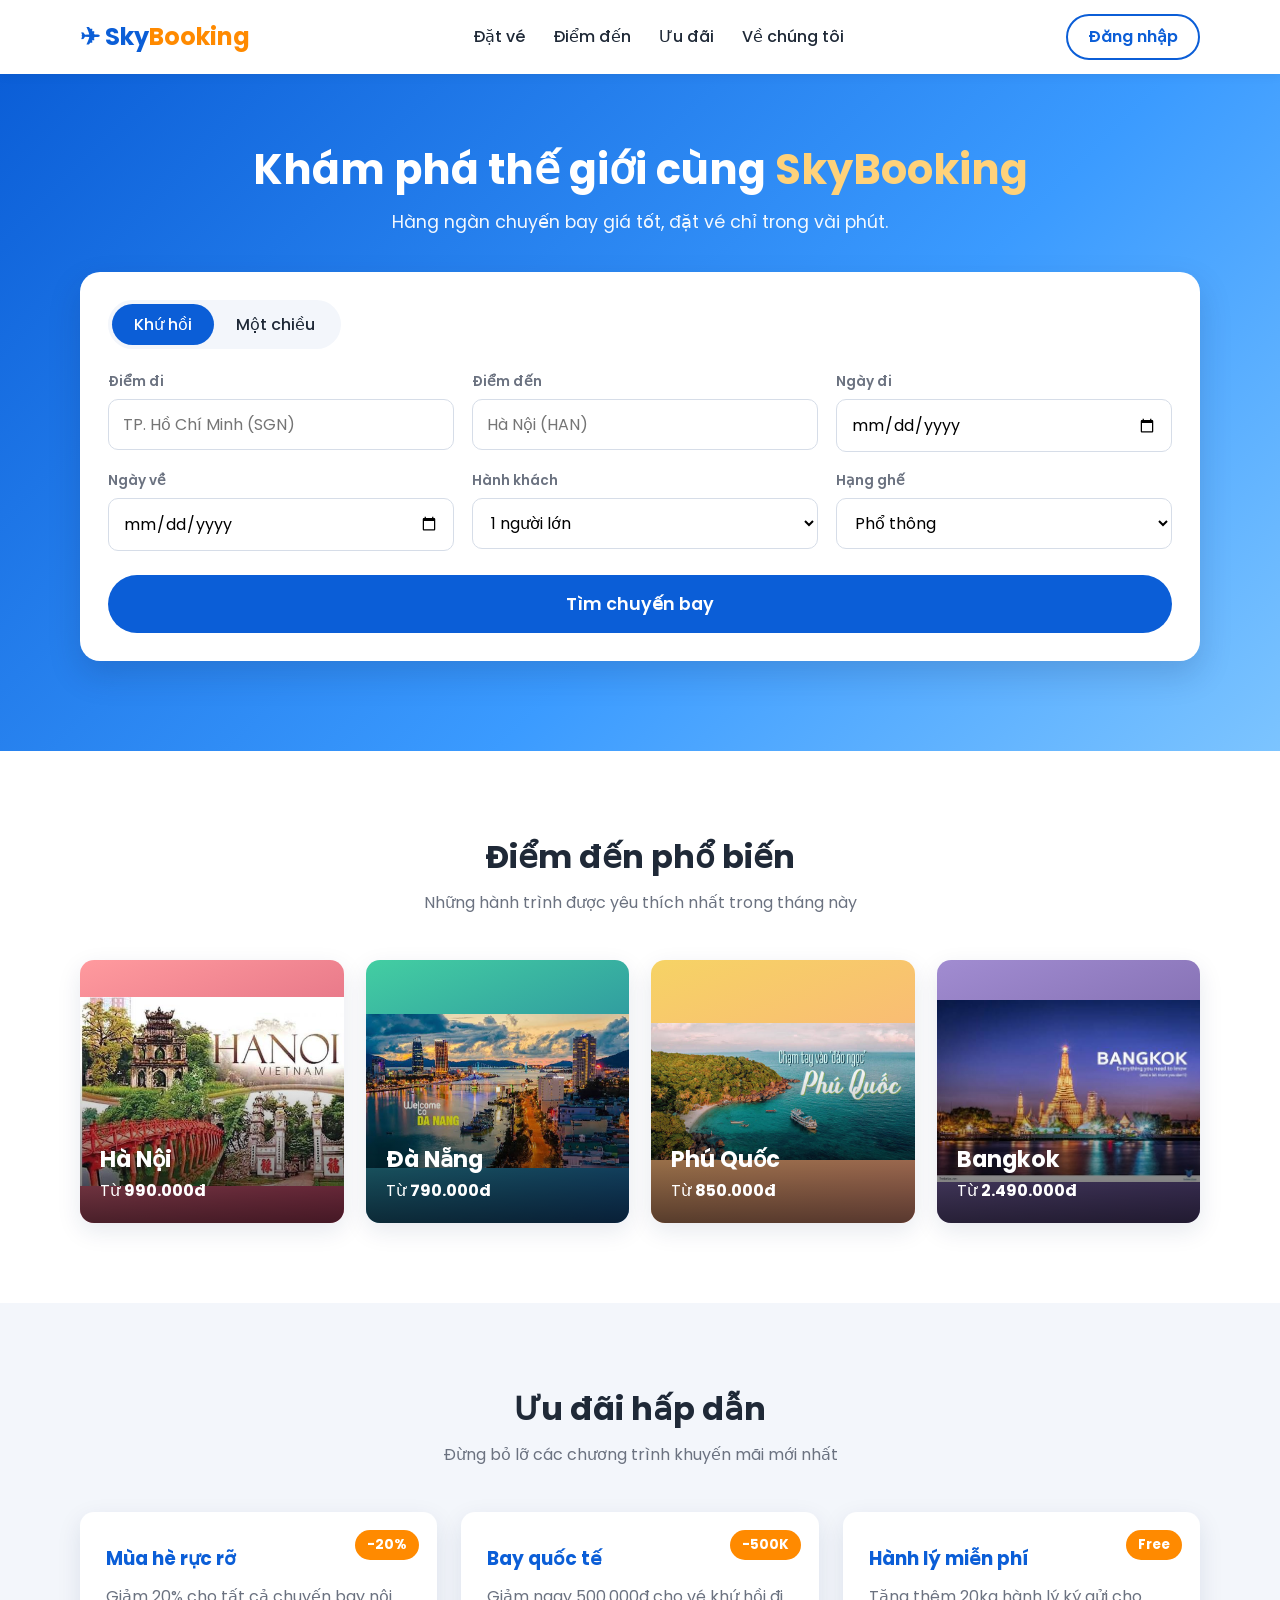
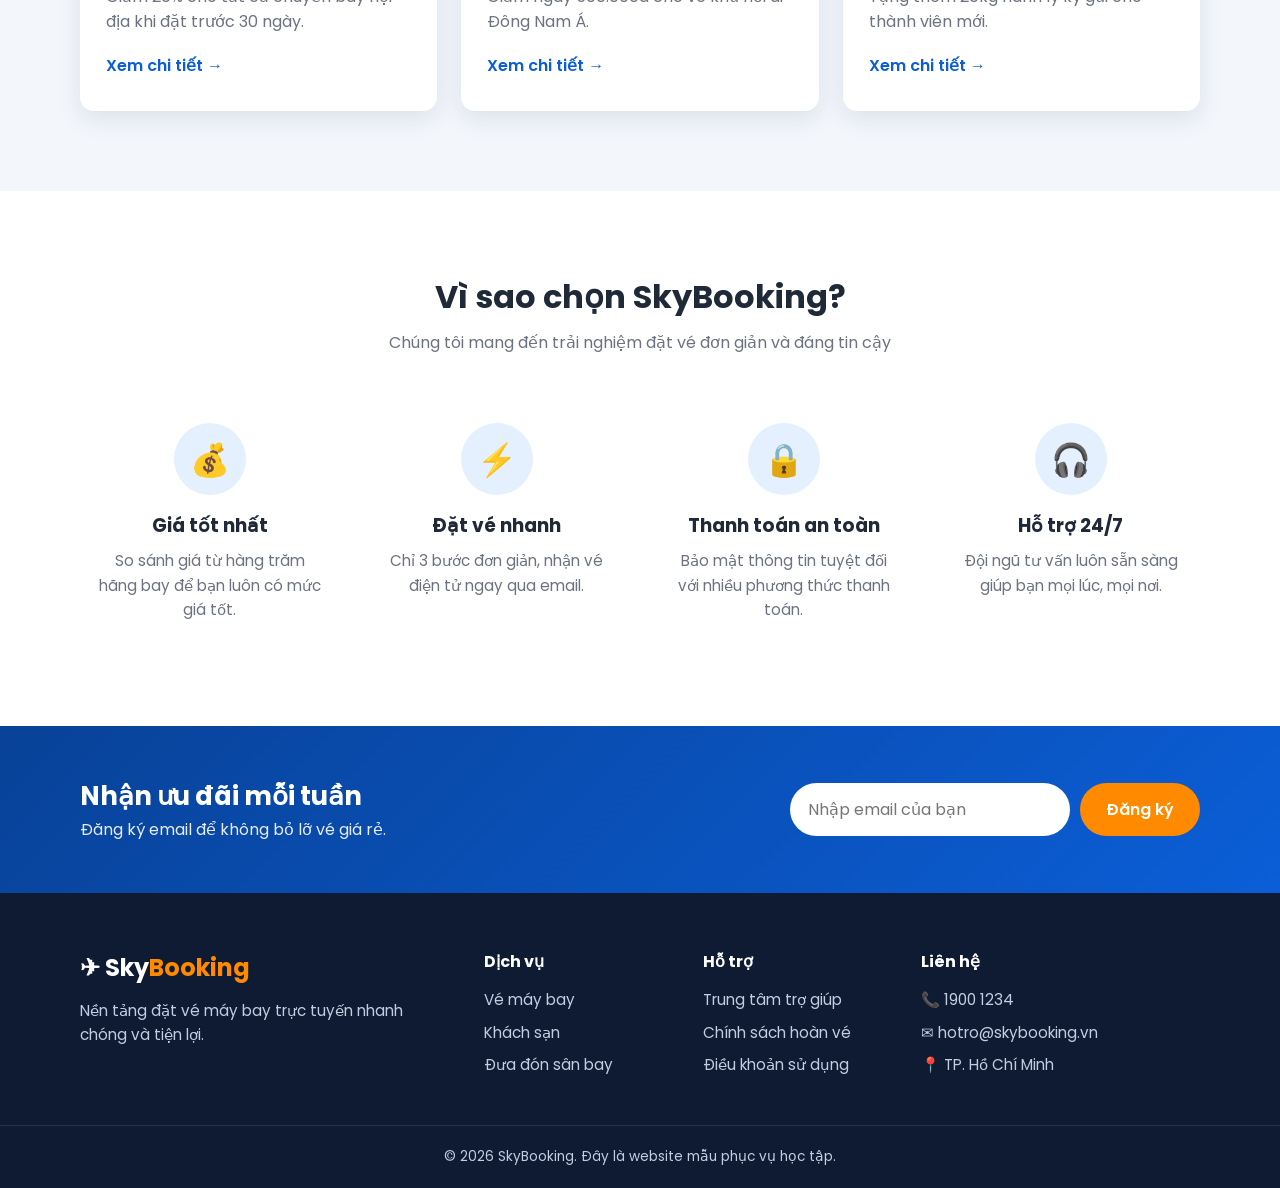
<file: html/index.html>
<!DOCTYPE html>
<!-- Khai báo tài liệu HTML5, ngôn ngữ tiếng Việt -->
<html lang="vi">

<head>
  <meta charset="UTF-8">
  <!-- Giúp trang hiển thị đúng tỷ lệ trên điện thoại (bắt buộc cho responsive) -->
  <meta name="viewport" content="width=device-width, initial-scale=1.0">
  <meta name="description" content="SkyBooking - Đặt vé máy bay giá rẻ, nhanh chóng và an toàn">
  <link rel="icon" type="image/png" href="../image/favicon/favicon-96x96.png" sizes="96x96" />
  <link rel="icon" type="image/svg+xml" href="../image/favicon/favicon.svg" />
  <link rel="shortcut icon" href="../image/favicon/favicon.ico" />
  <link rel="apple-touch-icon" sizes="180x180" href="../image/favicon/apple-touch-icon.png" />
  <link rel="manifest" href="../image/favicon/site.webmanifest" />
  <title>SkyBooking | Đặt vé máy bay giá rẻ</title>

  <!-- Font chữ Poppins từ Google Fonts -->
  <link rel="preconnect" href="https://fonts.googleapis.com">
  <link rel="preconnect" href="https://fonts.gstatic.com" crossorigin>
  <link href="https://fonts.googleapis.com/css2?family=Poppins:wght@400;500;600;700&display=swap" rel="stylesheet">

  <!-- Liên kết file CSS (cùng thư mục với index.html) -->
  <link rel="stylesheet" href="../css/style.css">
</head>

<body>

  <!-- ================= HEADER: Logo + Menu ================= -->
  <header class="header">
    <div class="container header__inner">
      <a href="#" class="logo">✈ Sky<span>Booking</span></a>

      <nav class="nav">
        <ul class="nav__list">
          <li><a href="#tim-chuyen-bay" class="nav__link">Đặt vé</a></li>
          <li><a href="#diem-den" class="nav__link">Điểm đến</a></li>
          <li><a href="#uu-dai" class="nav__link">Ưu đãi</a></li>
          <li><a href="#vi-sao" class="nav__link">Về chúng tôi</a></li>
        </ul>
      </nav>

      <a href="auth.html" class="btn btn--outline header__login">Đăng nhập</a>
    </div>
  </header>

  <main>

    <!-- ================= HERO: Tiêu đề + Form tìm chuyến bay ================= -->
    <section class="hero" id="tim-chuyen-bay">
      <div class="container">
        <div class="hero__text">
          <h1 class="hero__title">Khám phá thế giới cùng <span>SkyBooking</span></h1>
          <p class="hero__subtitle">Hàng ngàn chuyến bay giá tốt, đặt vé chỉ trong vài phút.</p>
        </div>

        <!-- Form tìm chuyến bay -->
        <form class="search-card" action="#" method="get">

          <!--
            Mẹo CSS thuần: 2 nút radio nằm NGOÀI nhãn, ẩn đi.
            CSS sẽ dùng :checked để đổi giao diện và ẩn/hiện ô "Ngày về"
            mà không cần JavaScript.
          -->
          <input type="radio" name="trip" id="roundtrip" class="trip-radio" checked>
          <input type="radio" name="trip" id="oneway" class="trip-radio">

          <div class="trip-tabs">
            <label for="roundtrip" class="trip-tabs__item">Khứ hồi</label>
            <label for="oneway" class="trip-tabs__item">Một chiều</label>
          </div>

          <!-- Lưới các ô nhập liệu -->
          <div class="form-grid">
            <div class="field">
              <label for="from" class="field__label">Điểm đi</label>
              <input type="text" id="from" class="field__input" placeholder="TP. Hồ Chí Minh (SGN)">
            </div>

            <div class="field">
              <label for="to" class="field__label">Điểm đến</label>
              <input type="text" id="to" class="field__input" placeholder="Hà Nội (HAN)">
            </div>

            <div class="field">
              <label for="depart" class="field__label">Ngày đi</label>
              <input type="date" id="depart" class="field__input">
            </div>

            <!-- Ô này sẽ bị ẩn khi chọn "Một chiều" -->
            <div class="field field--return">
              <label for="return" class="field__label">Ngày về</label>
              <input type="date" id="return" class="field__input">
            </div>

            <div class="field">
              <label for="passengers" class="field__label">Hành khách</label>
              <select id="passengers" class="field__input">
                <option>1 người lớn</option>
                <option>2 người lớn</option>
                <option>3 người lớn</option>
                <option>4 người lớn</option>
              </select>
            </div>

            <div class="field">
              <label for="class" class="field__label">Hạng ghế</label>
              <select id="class" class="field__input">
                <option>Phổ thông</option>
                <option>Phổ thông đặc biệt</option>
                <option>Thương gia</option>
              </select>
            </div>
          </div>

          <button type="submit" class="btn btn--primary search-card__submit">Tìm chuyến bay</button>
        </form>
      </div>
    </section>

      <!-- ================= ĐIỂM ĐẾN PHỔ BIẾN ================= -->
    <section class="section" id="diem-den">
      <div class="container">
        <h2 class="section__title">Điểm đến phổ biến</h2>
        <p class="section__desc">Những hành trình được yêu thích nhất trong tháng này</p>
 
        <div class="destination-grid">
          <article class="destination-card destination-card--hanoi">
            <!-- Ảnh nền của thẻ: đổi đường dẫn src thành tên file ảnh của bạn -->
            <img src="../image/hanoi.jpg" alt="Phố cổ Hà Nội" class="destination-card__img" loading="lazy">
            <div class="destination-card__info">
              <h3>Hà Nội</h3>
              <p>Từ <strong>990.000đ</strong></p>
            </div>
          </article>
 
          <article class="destination-card destination-card--danang">
            <img src="../image/danang.jpg" alt="Cầu Rồng Đà Nẵng" class="destination-card__img" loading="lazy">
            <div class="destination-card__info">
              <h3>Đà Nẵng</h3>
              <p>Từ <strong>790.000đ</strong></p>
            </div>
          </article>
 
          <article class="destination-card destination-card--phuquoc">
            <img src="../image/phuquoc.jpg" alt="Biển Phú Quốc" class="destination-card__img" loading="lazy">
            <div class="destination-card__info">
              <h3>Phú Quốc</h3>
              <p>Từ <strong>850.000đ</strong></p>
            </div>
          </article>
 
          <article class="destination-card destination-card--bangkok">
            <img src="../image/bangkok.jpg" alt="Chùa vàng Bangkok" class="destination-card__img" loading="lazy">
            <div class="destination-card__info">
              <h3>Bangkok</h3>
              <p>Từ <strong>2.490.000đ</strong></p>
            </div>
          </article>
        </div>
      </div>
    </section>

    <!-- ================= ƯU ĐÃI ================= -->
    <section class="section section--gray" id="uu-dai">
      <div class="container">
        <h2 class="section__title">Ưu đãi hấp dẫn</h2>
        <p class="section__desc">Đừng bỏ lỡ các chương trình khuyến mãi mới nhất</p>

        <div class="deal-grid">
          <article class="deal-card">
            <span class="deal-card__badge">-20%</span>
            <h3 class="deal-card__title">Mùa hè rực rỡ</h3>
            <p class="deal-card__text">Giảm 20% cho tất cả chuyến bay nội địa khi đặt trước 30 ngày.</p>
            <a href="../html/uudai.html#mua-he" class="deal-card__link">Xem chi tiết →</a>
          </article>

          <article class="deal-card">
            <span class="deal-card__badge">-500K</span>
            <h3 class="deal-card__title">Bay quốc tế</h3>
            <p class="deal-card__text">Giảm ngay 500.000đ cho vé khứ hồi đi Đông Nam Á.</p>
            <a href="../html/uudai.html#quoc-te" class="deal-card__link">Xem chi tiết →</a>
          </article>

          <article class="deal-card">
            <span class="deal-card__badge">Free</span>
            <h3 class="deal-card__title">Hành lý miễn phí</h3>
            <p class="deal-card__text">Tặng thêm 20kg hành lý ký gửi cho thành viên mới.</p>
            <a href="../html/uudai.html#hanh-ly" class="deal-card__link">Xem chi tiết →</a>
          </article>
        </div>
      </div>
    </section>

    <!-- ================= VÌ SAO CHỌN CHÚNG TÔI ================= -->
    <section class="section" id="vi-sao">
      <div class="container">
        <h2 class="section__title">Vì sao chọn SkyBooking?</h2>
        <p class="section__desc">Chúng tôi mang đến trải nghiệm đặt vé đơn giản và đáng tin cậy</p>

        <div class="feature-grid">
          <div class="feature">
            <div class="feature__icon">💰</div>
            <h3 class="feature__title">Giá tốt nhất</h3>
            <p class="feature__text">So sánh giá từ hàng trăm hãng bay để bạn luôn có mức giá tốt.</p>
          </div>

          <div class="feature">
            <div class="feature__icon">⚡</div>
            <h3 class="feature__title">Đặt vé nhanh</h3>
            <p class="feature__text">Chỉ 3 bước đơn giản, nhận vé điện tử ngay qua email.</p>
          </div>

          <div class="feature">
            <div class="feature__icon">🔒</div>
            <h3 class="feature__title">Thanh toán an toàn</h3>
            <p class="feature__text">Bảo mật thông tin tuyệt đối với nhiều phương thức thanh toán.</p>
          </div>

          <div class="feature">
            <div class="feature__icon">🎧</div>
            <h3 class="feature__title">Hỗ trợ 24/7</h3>
            <p class="feature__text">Đội ngũ tư vấn luôn sẵn sàng giúp bạn mọi lúc, mọi nơi.</p>
          </div>
        </div>
      </div>
    </section>

    <!-- ================= ĐĂNG KÝ NHẬN TIN ================= -->
    <section class="newsletter">
      <div class="container newsletter__inner">
        <div>
          <h2 class="newsletter__title">Nhận ưu đãi mỗi tuần</h2>
          <p class="newsletter__text">Đăng ký email để không bỏ lỡ vé giá rẻ.</p>
        </div>
        <form class="newsletter__form" action="#" method="post">
          <input type="email" class="newsletter__input" placeholder="Nhập email của bạn" required>
          <button type="submit" class="btn btn--accent">Đăng ký</button>
        </form>
      </div>
    </section>

  </main>

  <!-- ================= FOOTER ================= -->
  <footer class="footer">
    <div class="container footer__grid">
      <div>
        <a href="#" class="logo logo--light">✈ Sky<span>Booking</span></a>
        <p class="footer__text">Nền tảng đặt vé máy bay trực tuyến nhanh chóng và tiện lợi.</p>
      </div>

      <div>
        <h4 class="footer__heading">Dịch vụ</h4>
        <ul class="footer__list">
          <li><a href="#">Vé máy bay</a></li>
          <li><a href="#">Khách sạn</a></li>
          <li><a href="#">Đưa đón sân bay</a></li>
        </ul>
      </div>

      <div>
        <h4 class="footer__heading">Hỗ trợ</h4>
        <ul class="footer__list">
          <li><a href="#">Trung tâm trợ giúp</a></li>
          <li><a href="#">Chính sách hoàn vé</a></li>
          <li><a href="#">Điều khoản sử dụng</a></li>
        </ul>
      </div>

      <div>
        <h4 class="footer__heading">Liên hệ</h4>
        <ul class="footer__list">
          <li>📞 1900 1234</li>
          <li>✉ hotro@skybooking.vn</li>
          <li>📍 TP. Hồ Chí Minh</li>
        </ul>
      </div>
    </div>

    <p class="footer__copy">© 2026 SkyBooking. Đây là website mẫu phục vụ học tập.</p>
  </footer>

</body>

</html>
</file>
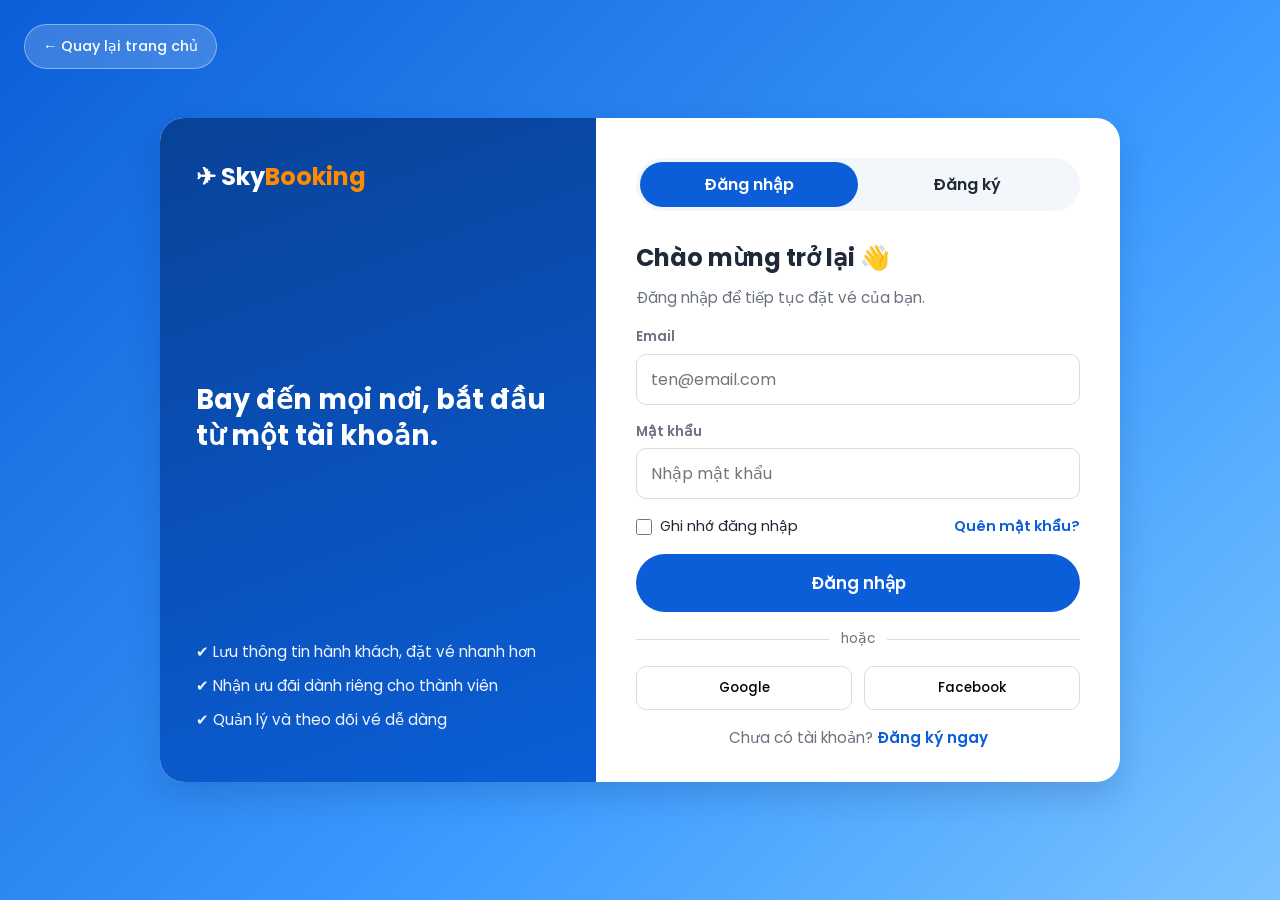
<file: html/auth.html>
<!DOCTYPE html>
<html lang="vi">

<head>
  <meta charset="UTF-8">
  <meta name="viewport" content="width=device-width, initial-scale=1.0">
  <link rel="icon" type="image/png" href="../image/favicon/favicon-96x96.png" sizes="96x96" />
  <link rel="icon" type="image/svg+xml" href="../image/favicon/favicon.svg" />
  <link rel="shortcut icon" href="../image/favicon/favicon.ico" />
  <link rel="apple-touch-icon" sizes="180x180" href="../image/favicon/apple-touch-icon.png" />
  <link rel="manifest" href="../image/favicon/site.webmanifest" />
  <title>Đăng nhập / Đăng ký | SkyBooking</title>

  <link rel="preconnect" href="https://fonts.googleapis.com">
  <link rel="preconnect" href="https://fonts.gstatic.com" crossorigin>
  <link href="https://fonts.googleapis.com/css2?family=Poppins:wght@400;500;600;700&display=swap" rel="stylesheet">

  <!-- style.css: dùng lại biến màu, nút bấm, logo từ trang chủ -->
  <link rel="stylesheet" href="../css/style.css">
  <!-- auth.css: CSS riêng cho trang đăng nhập / đăng ký -->
  <link rel="stylesheet" href="../css/auth.css">
</head>

<body class="auth-page">
<a href="index.html" class="back-home">← Quay lại trang chủ</a>
  <main class="auth">

    <!-- ===== Cột trái: giới thiệu thương hiệu (ẩn trên điện thoại) ===== -->
    <aside class="auth__brand">
      <a href="index.html" class="logo logo--light">✈ Sky<span>Booking</span></a>
      <h1 class="auth__brand-title">Bay đến mọi nơi, bắt đầu từ một tài khoản.</h1>
      <ul class="auth__perks">
        <li>✔ Lưu thông tin hành khách, đặt vé nhanh hơn</li>
        <li>✔ Nhận ưu đãi dành riêng cho thành viên</li>
        <li>✔ Quản lý và theo dõi vé dễ dàng</li>
      </ul>
    </aside>

    <!-- ===== Cột phải: hai form ===== -->
    <section class="auth__box">

      <!--
        Mẹo CSS thuần: 2 nút radio ẩn quyết định form nào được hiển thị.
        Chúng phải nằm TRƯỚC .auth-tabs và .auth-panels để dùng được dấu ~
      -->
      <input type="radio" name="auth-tab" id="tab-login" class="auth-radio" checked>
      <input type="radio" name="auth-tab" id="tab-register" class="auth-radio">

      <div class="auth-tabs">
        <label  for="tab-login" class="auth-tabs__item" >Đăng nhập</label>
        <label  for="tab-register" class="auth-tabs__item">Đăng ký</label>
      </div>
      

      <div class="auth-panels">

        <!-- ---------- FORM ĐĂNG NHẬP ---------- -->
        <form class="auth-form auth-form--login" action="#" method="post ">
          <h2 class="auth-form__title">Chào mừng trở lại 👋</h2>
          <p class="auth-form__desc">Đăng nhập để tiếp tục đặt vé của bạn.</p>

          <div class="field">
            <label for="login-email" class="field__label">Email</label>
            <!-- type="email" + required: trình duyệt tự kiểm tra định dạng email -->
            <input type="email" id="login-email" name="email" class="field__input"
                   placeholder="ten@email.com" required>
          </div>

          <div class="field">
            <label for="login-password" class="field__label">Mật khẩu</label>
            <input type="password" id="login-password" name="password" class="field__input"
                   placeholder="Nhập mật khẩu" required>
          </div>

          <div class="auth-form__row">
            <label class="checkbox">
              <input type="checkbox" name="remember"> Ghi nhớ đăng nhập
            </label>
            <a href="#" class="auth-link">Quên mật khẩu?</a>
          </div>

          <button type="submit" class="btn btn--primary auth-form__submit">Đăng nhập</button>

          <p class="auth-form__divider"><span>hoặc</span></p>

          <div class="social">
            <button type="button" class="social__btn">Google</button>
            <button type="button" class="social__btn">Facebook</button>
          </div>

          <p class="auth-form__switch">
            Chưa có tài khoản?
            <label for="tab-register" class="auth-link">Đăng ký ngay</label>
          </p>
        </form>

        <!-- ---------- FORM ĐĂNG KÝ ---------- -->
        <form class="auth-form auth-form--register" action="#" method="post">
          <h2 class="auth-form__title">Tạo tài khoản mới ✨</h2>
          <p class="auth-form__desc">Chỉ mất chưa đến một phút để bắt đầu.</p>

          <div class="field">
            <label for="reg-name" class="field__label">Họ và tên</label>
            <input type="text" id="reg-name" name="fullname" class="field__input"
                   placeholder="Nguyễn Văn A" required>
          </div>

          <!-- Hai ô nằm cạnh nhau trên màn hình lớn -->
          <div class="auth-form__two-cols">
            <div class="field">
              <label for="reg-email" class="field__label">Email</label>
              <input type="email" id="reg-email" name="email" class="field__input"
                     placeholder="ten@email.com" required>
            </div>

            <div class="field">
              <label for="reg-phone" class="field__label">Số điện thoại</label>
              <!-- pattern: chỉ chấp nhận 10 chữ số -->
              <input type="tel" id="reg-phone" name="phone" class="field__input"
                     placeholder="0901234567" pattern="[0-9]{10}"
                     title="Vui lòng nhập đúng 10 chữ số" required>
            </div>
          </div>

          <div class="auth-form__two-cols">
            <div class="field">
              <label for="reg-password" class="field__label">Mật khẩu</label>
              <!-- minlength: tối thiểu 8 ký tự -->
              <input type="password" id="reg-password" name="password" class="field__input"
                     placeholder="Tối thiểu 8 ký tự" minlength="8" required>
            </div>

            <div class="field">
              <label for="reg-confirm" class="field__label">Nhập lại mật khẩu</label>
              <input type="password" id="reg-confirm" name="confirm" class="field__input"
                     placeholder="Nhập lại mật khẩu" minlength="8" required>
            </div>
          </div>

          <label class="checkbox">
            <input type="checkbox" name="terms" required>
            Tôi đồng ý với <a href="#" class="auth-link">Điều khoản sử dụng</a>
          </label>

          <button type="submit" class="btn btn--primary auth-form__submit">Tạo tài khoản</button>

          <p class="auth-form__switch">
            Đã có tài khoản?
            <label for="tab-login" class="auth-link">Đăng nhập</label>
          </p>
        </form>

      </div>
    </section>
  </main>

</body>

</html>
</file>
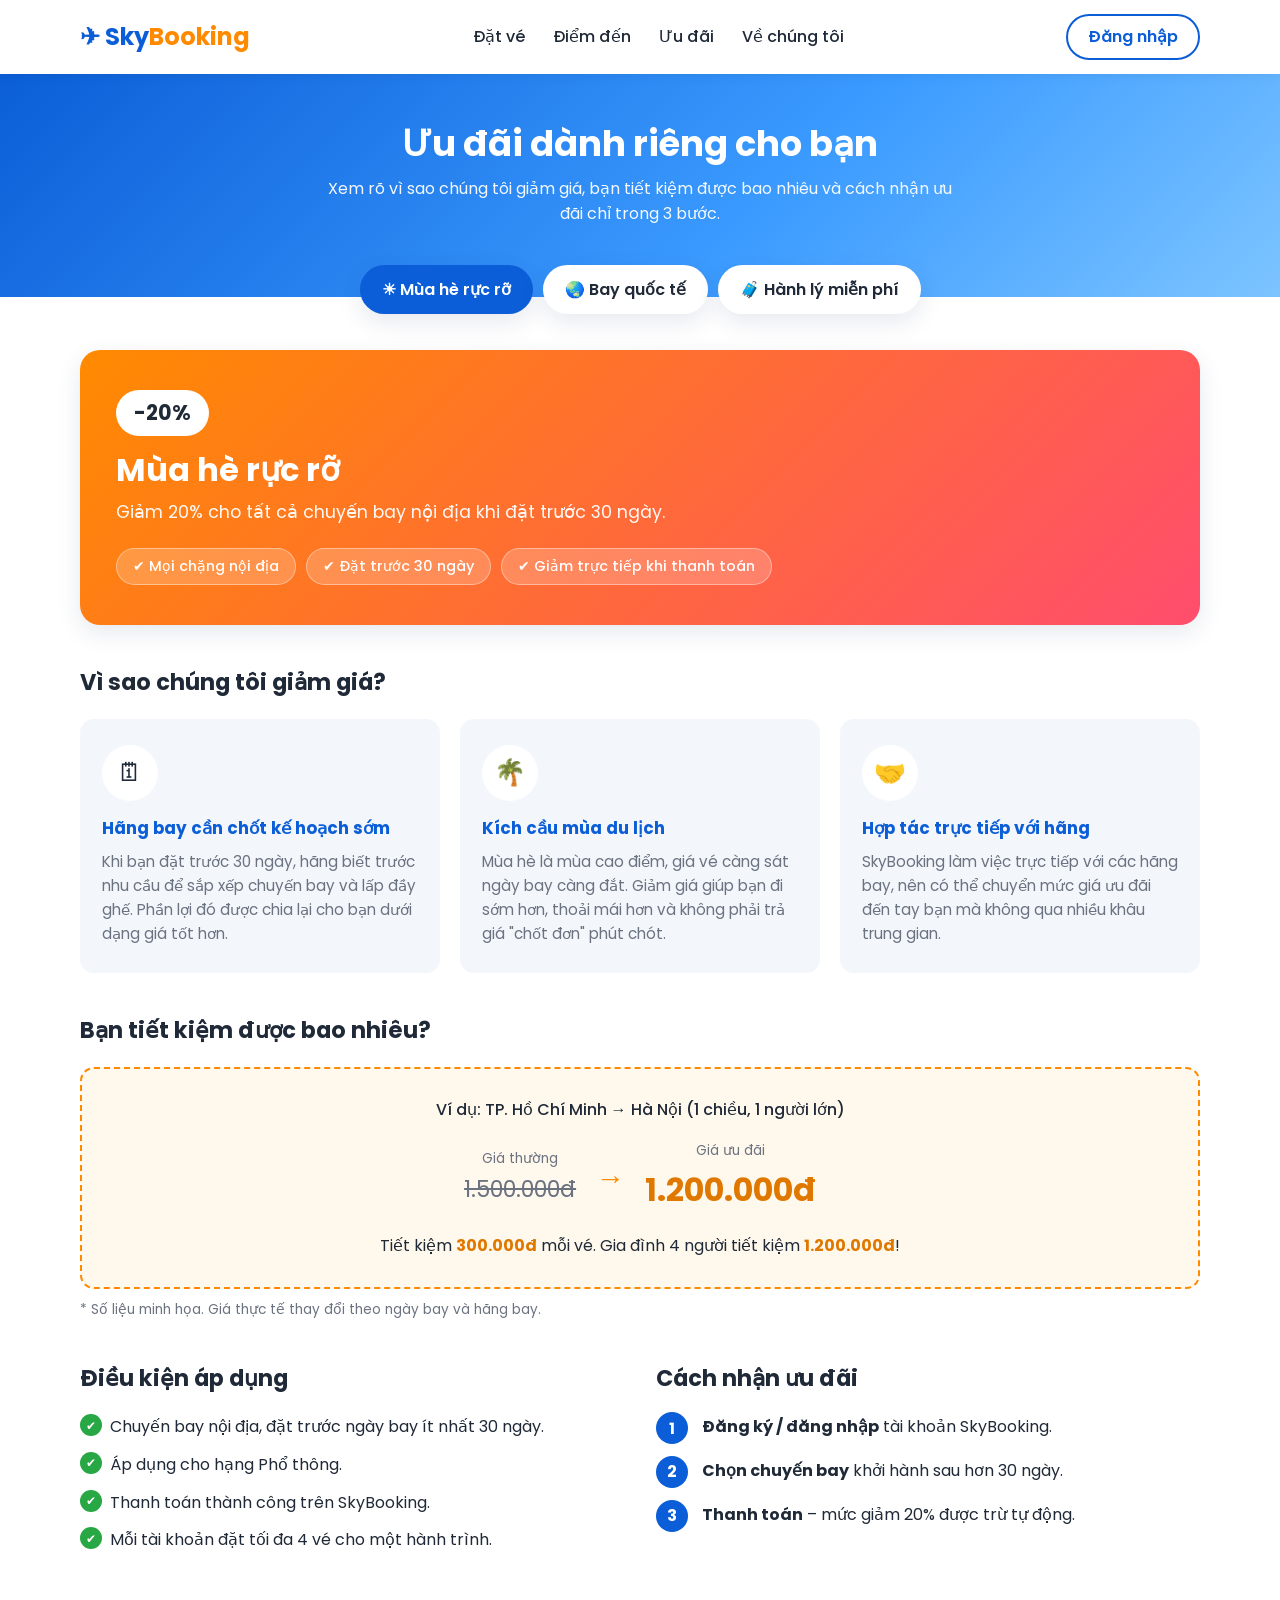
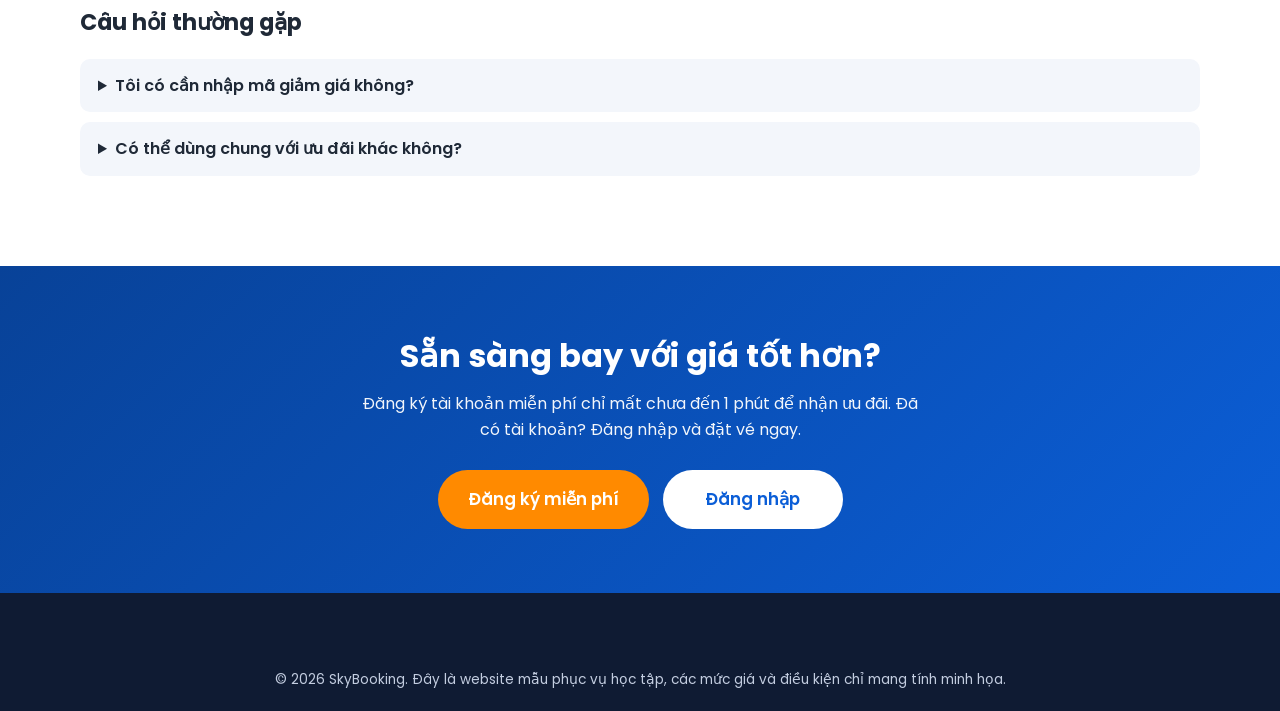
<file: html/uudai.html>
<!DOCTYPE html>
<html lang="vi">

<head>
  <meta charset="UTF-8">
  <meta name="viewport" content="width=device-width, initial-scale=1.0">
  <title>Chi tiết ưu đãi | SkyBooking</title>

  <link rel="preconnect" href="https://fonts.googleapis.com">
  <link rel="preconnect" href="https://fonts.gstatic.com" crossorigin>
  <link href="https://fonts.googleapis.com/css2?family=Poppins:wght@400;500;600;700&display=swap" rel="stylesheet">

  <!-- style.css: dùng lại biến màu, header, nút bấm, footer của trang chủ -->
  <link rel="stylesheet" href="../css/style.css">
  <!-- deals.css: CSS riêng cho trang chi tiết ưu đãi -->
  <link rel="stylesheet" href="../css/deals.css">
</head>

<body>

  <!-- ================= HEADER (giống trang chủ) ================= -->
  <header class="header">
    <div class="container header__inner">
      <a href="index.html" class="logo">✈ Sky<span>Booking</span></a>

      <nav class="nav">
        <ul class="nav__list">
          <li><a href="index.html#tim-chuyen-bay" class="nav__link">Đặt vé</a></li>
          <li><a href="index.html#diem-den" class="nav__link">Điểm đến</a></li>
          <li><a href="index.html#uu-dai" class="nav__link">Ưu đãi</a></li>
          <li><a href="index.html#vi-sao" class="nav__link">Về chúng tôi</a></li>
        </ul>
      </nav>

      <a href="auth.html" class="btn btn--outline header__login">Đăng nhập</a>
    </div>
  </header>

  <!--
    Class "deals-page" bao quanh toàn bộ nội dung.
    CSS dùng :target (phần tử có id trùng với #... trên thanh địa chỉ)
    để chỉ hiện đúng một ưu đãi, không cần JavaScript.
  -->
  <main class="deals-page">

    <!-- ===== Banner đầu trang ===== -->
    <section class="deals-hero">
      <div class="container">
        <h1 class="deals-hero__title">Ưu đãi dành riêng cho bạn</h1>
        <p class="deals-hero__desc">Xem rõ vì sao chúng tôi giảm giá, bạn tiết kiệm được bao nhiêu và cách nhận ưu đãi chỉ trong 3 bước.</p>
      </div>
    </section>

    <!-- ===== Thanh chuyển giữa 3 ưu đãi ===== -->
    <nav class="deal-tabs container" aria-label="Chọn ưu đãi">
      <a href="#mua-he" class="deal-tabs__item">☀ Mùa hè rực rỡ</a>
      <a href="#quoc-te" class="deal-tabs__item">🌏 Bay quốc tế</a>
      <a href="#hanh-ly" class="deal-tabs__item">🧳 Hành lý miễn phí</a>
    </nav>

    <div class="container deal-panels">

      <!-- =====================================================
           ƯU ĐÃI 1: MÙA HÈ RỰC RỠ
           ===================================================== -->
      <article class="deal-detail" id="mua-he">

        <header class="deal-detail__head deal-detail__head--summer">
          <span class="deal-detail__badge">-20%</span>
          <h2 class="deal-detail__title">Mùa hè rực rỡ</h2>
          <p class="deal-detail__lead">Giảm 20% cho tất cả chuyến bay nội địa khi đặt trước 30 ngày.</p>
          <ul class="deal-detail__highlights">
            <li>✔ Mọi chặng nội địa</li>
            <li>✔ Đặt trước 30 ngày</li>
            <li>✔ Giảm trực tiếp khi thanh toán</li>
          </ul>
        </header>

        <!-- Lý do được giảm giá -->
        <section class="deal-block">
          <h3 class="deal-block__title">Vì sao chúng tôi giảm giá?</h3>
          <div class="reason-grid">
            <div class="reason">
              <div class="reason__icon">🗓</div>
              <h4 class="reason__title">Hãng bay cần chốt kế hoạch sớm</h4>
              <p class="reason__text">Khi bạn đặt trước 30 ngày, hãng biết trước nhu cầu để sắp xếp chuyến bay và lấp đầy ghế. Phần lợi đó được chia lại cho bạn dưới dạng giá tốt hơn.</p>
            </div>
            <div class="reason">
              <div class="reason__icon">🌴</div>
              <h4 class="reason__title">Kích cầu mùa du lịch</h4>
              <p class="reason__text">Mùa hè là mùa cao điểm, giá vé càng sát ngày bay càng đắt. Giảm giá giúp bạn đi sớm hơn, thoải mái hơn và không phải trả giá "chốt đơn" phút chót.</p>
            </div>
            <div class="reason">
              <div class="reason__icon">🤝</div>
              <h4 class="reason__title">Hợp tác trực tiếp với hãng</h4>
              <p class="reason__text">SkyBooking làm việc trực tiếp với các hãng bay, nên có thể chuyển mức giá ưu đãi đến tay bạn mà không qua nhiều khâu trung gian.</p>
            </div>
          </div>
        </section>

        <!-- Ví dụ tiết kiệm -->
        <section class="deal-block">
          <h3 class="deal-block__title">Bạn tiết kiệm được bao nhiêu?</h3>
          <div class="saving">
            <p class="saving__route">Ví dụ: TP. Hồ Chí Minh → Hà Nội (1 chiều, 1 người lớn)</p>
            <div class="saving__row">
              <div class="saving__item">
                <span class="saving__label">Giá thường</span>
                <span class="saving__old">1.500.000đ</span>
              </div>
              <div class="saving__arrow">→</div>
              <div class="saving__item saving__item--new">
                <span class="saving__label">Giá ưu đãi</span>
                <span class="saving__new">1.200.000đ</span>
              </div>
            </div>
            <p class="saving__total">Tiết kiệm <strong>300.000đ</strong> mỗi vé. Gia đình 4 người tiết kiệm <strong>1.200.000đ</strong>!</p>
          </div>
          <p class="deal-note">* Số liệu minh họa. Giá thực tế thay đổi theo ngày bay và hãng bay.</p>
        </section>

        <!-- Điều kiện + Các bước -->
        <div class="deal-two-cols">
          <section class="deal-block">
            <h3 class="deal-block__title">Điều kiện áp dụng</h3>
            <ul class="check-list">
              <li>Chuyến bay nội địa, đặt trước ngày bay ít nhất 30 ngày.</li>
              <li>Áp dụng cho hạng Phổ thông.</li>
              <li>Thanh toán thành công trên SkyBooking.</li>
              <li>Mỗi tài khoản đặt tối đa 4 vé cho một hành trình.</li>
            </ul>
          </section>

          <section class="deal-block">
            <h3 class="deal-block__title">Cách nhận ưu đãi</h3>
            <ol class="step-list">
              <li><strong>Đăng ký / đăng nhập</strong> tài khoản SkyBooking.</li>
              <li><strong>Chọn chuyến bay</strong> khởi hành sau hơn 30 ngày.</li>
              <li><strong>Thanh toán</strong> – mức giảm 20% được trừ tự động.</li>
            </ol>
          </section>
        </div>

        <!-- Câu hỏi thường gặp: thẻ <details> tự mở/đóng, không cần JavaScript -->
        <section class="deal-block">
          <h3 class="deal-block__title">Câu hỏi thường gặp</h3>
          <details class="faq">
            <summary class="faq__question">Tôi có cần nhập mã giảm giá không?</summary>
            <p class="faq__answer">Không. Nếu chuyến bay đủ điều kiện, hệ thống tự áp dụng mức giảm khi bạn thanh toán.</p>
          </details>
          <details class="faq">
            <summary class="faq__question">Có thể dùng chung với ưu đãi khác không?</summary>
            <p class="faq__answer">Ưu đãi này có thể áp dụng cùng quà tặng dành cho thành viên mới, như hành lý miễn phí.</p>
          </details>
        </section>
      </article>

      <!-- =====================================================
           ƯU ĐÃI 2: BAY QUỐC TẾ
           ===================================================== -->
      <article class="deal-detail" id="quoc-te">

        <header class="deal-detail__head deal-detail__head--international">
          <span class="deal-detail__badge">-500K</span>
          <h2 class="deal-detail__title">Bay quốc tế</h2>
          <p class="deal-detail__lead">Giảm ngay 500.000đ cho vé khứ hồi đi Đông Nam Á.</p>
          <ul class="deal-detail__highlights">
            <li>✔ Vé khứ hồi</li>
            <li>✔ Các thành phố Đông Nam Á</li>
            <li>✔ Giảm thẳng vào tổng tiền</li>
          </ul>
        </header>

        <section class="deal-block">
          <h3 class="deal-block__title">Vì sao chúng tôi giảm giá?</h3>
          <div class="reason-grid">
            <div class="reason">
              <div class="reason__icon">🔁</div>
              <h4 class="reason__title">Vé khứ hồi giúp hãng giữ chắc 2 chiều</h4>
              <p class="reason__text">Khi bạn mua cả chiều đi và chiều về, hãng bay có thể lấp đầy ghế ở cả hai chặng. Vì vậy chúng tôi giảm thêm cho vé khứ hồi.</p>
            </div>
            <div class="reason">
              <div class="reason__icon">🌏</div>
              <h4 class="reason__title">Đông Nam Á gần, nhu cầu lớn</h4>
              <p class="reason__text">Các chặng như Bangkok, Singapore, Kuala Lumpur chỉ mất vài giờ bay. Chúng tôi muốn việc đi nước ngoài trở nên dễ dàng như đi một chuyến nội địa.</p>
            </div>
            <div class="reason">
              <div class="reason__icon">💸</div>
              <h4 class="reason__title">Giảm cố định, dễ hiểu</h4>
              <p class="reason__text">Không phần trăm rắc rối: bạn được giảm đúng 500.000đ trên tổng tiền vé khứ hồi, đủ chi trả một bữa ăn ngon hoặc vé tham quan tại điểm đến.</p>
            </div>
          </div>
        </section>

        <section class="deal-block">
          <h3 class="deal-block__title">Bạn tiết kiệm được bao nhiêu?</h3>
          <div class="saving">
            <p class="saving__route">Ví dụ: TP. Hồ Chí Minh ⇄ Bangkok (khứ hồi, 1 người lớn)</p>
            <div class="saving__row">
              <div class="saving__item">
                <span class="saving__label">Giá thường</span>
                <span class="saving__old">4.500.000đ</span>
              </div>
              <div class="saving__arrow">→</div>
              <div class="saving__item saving__item--new">
                <span class="saving__label">Giá ưu đãi</span>
                <span class="saving__new">4.000.000đ</span>
              </div>
            </div>
            <p class="saving__total">Tiết kiệm <strong>500.000đ</strong>. Đi 2 người tiết kiệm <strong>1.000.000đ</strong>!</p>
          </div>
          <p class="deal-note">* Số liệu minh họa. Giá thực tế thay đổi theo ngày bay và hãng bay.</p>
        </section>

        <div class="deal-two-cols">
          <section class="deal-block">
            <h3 class="deal-block__title">Điều kiện áp dụng</h3>
            <ul class="check-list">
              <li>Vé khứ hồi từ Việt Nam đến các thành phố Đông Nam Á.</li>
              <li>Giảm 500.000đ cho mỗi hành khách người lớn.</li>
              <li>Đặt và thanh toán trên SkyBooking.</li>
              <li>Hộ chiếu còn hạn theo quy định của nước đến.</li>
            </ul>
          </section>

          <section class="deal-block">
            <h3 class="deal-block__title">Cách nhận ưu đãi</h3>
            <ol class="step-list">
              <li><strong>Đăng ký / đăng nhập</strong> tài khoản SkyBooking.</li>
              <li><strong>Tìm chuyến bay</strong>, chọn "Khứ hồi" và điểm đến Đông Nam Á.</li>
              <li><strong>Thanh toán</strong> – 500.000đ được trừ tự động.</li>
            </ol>
          </section>
        </div>

        <section class="deal-block">
          <h3 class="deal-block__title">Câu hỏi thường gặp</h3>
          <details class="faq">
            <summary class="faq__question">Vé một chiều có được giảm không?</summary>
            <p class="faq__answer">Ưu đãi chỉ áp dụng cho vé khứ hồi. Với vé một chiều, bạn có thể xem thêm ưu đãi "Mùa hè rực rỡ" cho chặng nội địa.</p>
          </details>
          <details class="faq">
            <summary class="faq__question">Những nước nào thuộc Đông Nam Á?</summary>
            <p class="faq__answer">Gồm Thái Lan, Singapore, Malaysia, Indonesia, Campuchia và các điểm đến khác trong khu vực mà SkyBooking khai thác.</p>
          </details>
        </section>
      </article>

      <!-- =====================================================
           ƯU ĐÃI 3: HÀNH LÝ MIỄN PHÍ
           ===================================================== -->
      <article class="deal-detail" id="hanh-ly">

        <header class="deal-detail__head deal-detail__head--baggage">
          <span class="deal-detail__badge">Free</span>
          <h2 class="deal-detail__title">Hành lý miễn phí</h2>
          <p class="deal-detail__lead">Tặng thêm 20kg hành lý ký gửi cho thành viên mới.</p>
          <ul class="deal-detail__highlights">
            <li>✔ Thêm 20kg ký gửi</li>
            <li>✔ Dành cho thành viên mới</li>
            <li>✔ Đăng ký là có ngay</li>
          </ul>
        </header>

        <section class="deal-block">
          <h3 class="deal-block__title">Vì sao chúng tôi tặng ưu đãi này?</h3>
          <div class="reason-grid">
            <div class="reason">
              <div class="reason__icon">🎁</div>
              <h4 class="reason__title">Quà chào mừng thành viên mới</h4>
              <p class="reason__text">Chúng tôi muốn cảm ơn bạn đã chọn SkyBooking cho chuyến bay đầu tiên, nên tặng ngay một phần quà thiết thực.</p>
            </div>
            <div class="reason">
              <div class="reason__icon">🧳</div>
              <h4 class="reason__title">Hành lý là khoản phát sinh quen thuộc</h4>
              <p class="reason__text">Nhiều hãng bay giá rẻ tính phí hành lý riêng, khiến tổng tiền cuối cùng cao hơn dự kiến. Ưu đãi này giúp chuyến đi của bạn bớt "phát sinh" hơn.</p>
            </div>
            <div class="reason">
              <div class="reason__icon">✨</div>
              <h4 class="reason__title">Trải nghiệm đầu tiên trọn vẹn</h4>
              <p class="reason__text">Đi du lịch, đi công tác hay về quê, bạn đều có thêm chỗ cho quà biếu, đồ mua sắm mà không phải cân nhắc từng ký.</p>
            </div>
          </div>
        </section>

        <section class="deal-block">
          <h3 class="deal-block__title">Bạn tiết kiệm được bao nhiêu?</h3>
          <div class="saving">
            <p class="saving__route">Ví dụ: mua thêm 20kg hành lý ký gửi cho chuyến khứ hồi</p>
            <div class="saving__row">
              <div class="saving__item">
                <span class="saving__label">Phí mua thêm (ví dụ)</span>
                <span class="saving__old">400.000đ</span>
              </div>
              <div class="saving__arrow">→</div>
              <div class="saving__item saving__item--new">
                <span class="saving__label">Với ưu đãi</span>
                <span class="saving__new">0đ</span>
              </div>
            </div>
            <p class="saving__total">Bạn tiết kiệm <strong>toàn bộ phí hành lý</strong> cho chuyến bay đầu tiên!</p>
          </div>
          <p class="deal-note">* Số liệu minh họa. Phí hành lý thực tế tùy hãng bay và chặng bay.</p>
        </section>

        <div class="deal-two-cols">
          <section class="deal-block">
            <h3 class="deal-block__title">Điều kiện áp dụng</h3>
            <ul class="check-list">
              <li>Dành cho tài khoản mới đăng ký tại SkyBooking.</li>
              <li>Áp dụng cho chuyến bay đầu tiên đặt bằng tài khoản đó.</li>
              <li>Cộng thêm 20kg vào mức hành lý ký gửi của vé.</li>
              <li>Mỗi tài khoản nhận ưu đãi một lần.</li>
            </ul>
          </section>

          <section class="deal-block">
            <h3 class="deal-block__title">Cách nhận ưu đãi</h3>
            <ol class="step-list">
              <li><strong>Đăng ký tài khoản</strong> SkyBooking miễn phí.</li>
              <li><strong>Đặt chuyến bay</strong> đầu tiên của bạn.</li>
              <li><strong>Nhận vé</strong> – 20kg hành lý được cộng sẵn trong vé điện tử.</li>
            </ol>
          </section>
        </div>

        <section class="deal-block">
          <h3 class="deal-block__title">Câu hỏi thường gặp</h3>
          <details class="faq">
            <summary class="faq__question">Tôi đã có tài khoản thì có được nhận không?</summary>
            <p class="faq__answer">Ưu đãi này dành riêng cho thành viên mới. Với tài khoản cũ, bạn có thể nhận ưu đãi "Mùa hè rực rỡ" hoặc "Bay quốc tế".</p>
          </details>
          <details class="faq">
            <summary class="faq__question">20kg này cộng thêm hay thay thế hành lý sẵn có?</summary>
            <p class="faq__answer">Cộng thêm. Bạn vẫn giữ hành lý theo hạng vé và được tặng thêm 20kg ký gửi.</p>
          </details>
        </section>
      </article>

    </div>

    <!-- =====================================================
         KÊU GỌI HÀNH ĐỘNG: dẫn đến form đăng nhập / đăng ký
         (nằm dưới phần giải thích, luôn hiện với cả 3 ưu đãi)
         ===================================================== -->
    <section class="deal-cta">
      <div class="container deal-cta__inner">
        <h2 class="deal-cta__title">Sẵn sàng bay với giá tốt hơn?</h2>
        <p class="deal-cta__text">Đăng ký tài khoản miễn phí chỉ mất chưa đến 1 phút để nhận ưu đãi. Đã có tài khoản? Đăng nhập và đặt vé ngay.</p>
        <div class="deal-cta__buttons">
          <!-- Cả hai nút dẫn đến auth.html, nơi có form đăng nhập và đăng ký -->
          <a href="../html/auth.html" class="btn btn--accent deal-cta__btn">Đăng ký miễn phí</a>
          <a href="../html/auth.html" class="btn btn--light deal-cta__btn">Đăng nhập</a>
        </div>
      </div>
    </section>

  </main>

  <!-- ================= FOOTER ================= -->
  <footer class="footer">
    <p class="footer__copy footer__copy--only">© 2026 SkyBooking. Đây là website mẫu phục vụ học tập, các mức giá và điều kiện chỉ mang tính minh họa.</p>
  </footer>

</body>

</html>
</file>
<file: css/style.css>
/* =====================================================
   1. BIẾN MÀU & CÀI ĐẶT CHUNG
   Khai báo màu ở :root để dễ đổi toàn bộ giao diện
   ===================================================== */
:root {
  --color-primary: #0b5ed7;      /* xanh dương chủ đạo */
  --color-primary-dark: #084298; /* xanh đậm khi hover */
  --color-accent: #ff8a00;       /* cam nhấn */
  --color-accent-dark: #e07800;
  --color-text: #1f2937;
  --color-muted: #6b7280;
  --color-bg: #ffffff;
  --color-bg-gray: #f3f6fb;
  --radius: 14px;
  --shadow: 0 8px 24px rgba(15, 40, 90, 0.1);
  --shadow-hover: 0 14px 32px rgba(15, 40, 90, 0.18);
}

/* Reset: bỏ margin/padding mặc định của trình duyệt.
   box-sizing: border-box giúp width tính cả padding và border */
* {
  margin: 0;
  padding: 0;
  box-sizing: border-box;
}

html {
  scroll-behavior: smooth; /* cuộn mượt khi bấm menu */
}

body {
  font-family: "Poppins", Arial, sans-serif;
  color: var(--color-text);
  background: var(--color-bg);
  line-height: 1.6;
}

a {
  text-decoration: none;
  color: inherit;
}

ul {
  list-style: none;
}

/* Container: giới hạn chiều rộng nội dung và căn giữa */
.container {
  width: 100%;
  max-width: 1160px;
  margin: 0 auto;
  padding: 0 20px;
}

/* =====================================================
   2. NÚT BẤM (dùng lại nhiều nơi)
   ===================================================== */
.btn {
  display: inline-block;
  padding: 12px 24px;
  border: 2px solid transparent;
  border-radius: 999px;
  font-family: inherit;
  font-size: 1rem;
  font-weight: 600;
  cursor: pointer;
  transition: all 0.25s ease; /* hiệu ứng mượt khi hover */
}

.btn--primary {
  background: var(--color-primary);
  color: #fff;
}
.btn--primary:hover {
  background: var(--color-primary-dark);
  transform: translateY(-2px);
}

.btn--accent {
  background: var(--color-accent);
  color: #fff;
}
.btn--accent:hover {
  background: var(--color-accent-dark);
}

.btn--outline {
  border-color: var(--color-primary);
  color: var(--color-primary);
  padding: 8px 20px;
}
.btn--outline:hover {
  background: var(--color-primary);
  color: #fff;
}

/* =====================================================
   3. HEADER
   position: sticky giữ header dính ở đầu trang khi cuộn
   ===================================================== */
.header {
  position: sticky;
  top: 0;
  z-index: 100;
  background: #fff;
  box-shadow: 0 2px 10px rgba(0, 0, 0, 0.06);
}

/* Flexbox: logo bên trái, menu giữa, nút bên phải */
.header__inner {
  display: flex;
  align-items: center;
  justify-content: space-between;
  gap: 20px;
  padding-top: 14px;
  padding-bottom: 14px;
}

.logo {
  font-size: 1.5rem;
  font-weight: 700;
  color: var(--color-primary);
}
.logo span {
  color: var(--color-accent);
}
.logo--light {
  color: #fff;
}

.nav__list {
  display: flex;
  gap: 28px;
}

.nav__link {
  font-weight: 500;
  padding: 6px 0;
  border-bottom: 2px solid transparent;
  transition: all 0.2s ease;
}
.nav__link:hover {
  color: var(--color-primary);
  border-bottom-color: var(--color-primary);
}

/* =====================================================
   4. HERO (khu vực đầu trang)
   Nền gradient xanh, form nổi lên bằng đổ bóng
   ===================================================== */
.hero {
  background: linear-gradient(135deg, #0b5ed7 0%, #3b9bff 60%, #7cc4ff 100%);
  padding: 70px 0 90px;
}

.hero__text {
  text-align: center;
  color: #fff;
  margin-bottom: 36px;
}

.hero__title {
  font-size: 2.6rem;
  line-height: 1.25;
  margin-bottom: 12px;
}
.hero__title span {
  color: #ffd27a;
}

.hero__subtitle {
  font-size: 1.1rem;
  opacity: 0.95;
}

/* =====================================================
   5. FORM TÌM CHUYẾN BAY
   ===================================================== */
.search-card {
  background: #fff;
  border-radius: 20px;
  padding: 28px;
  box-shadow: var(--shadow-hover);
}

/* Ẩn hẳn 2 nút radio, ta dùng label để thay thế */
.trip-radio {
  display: none;
}

.trip-tabs {
  display: inline-flex;
  background: var(--color-bg-gray);
  border-radius: 999px;
  padding: 4px;
  margin-bottom: 22px;
}

.trip-tabs__item {
  padding: 8px 22px;
  border-radius: 999px;
  font-weight: 500;
  cursor: pointer;
  transition: all 0.2s ease;
}
.trip-tabs__item:hover {
  color: var(--color-primary);
}

/* Khi radio được chọn → tab tương ứng đổi màu.
   Dấu ~ chọn các phần tử "anh em" đứng phía sau */
#roundtrip:checked ~ .trip-tabs label[for="roundtrip"],
#oneway:checked ~ .trip-tabs label[for="oneway"] {
  background: var(--color-primary);
  color: #fff;
}

/* Chọn "Một chiều" → ẩn ô Ngày về */
#oneway:checked ~ .form-grid .field--return {
  display: none;
}

/* CSS Grid: 3 cột trên máy tính, tự xuống hàng khi hết chỗ */
.form-grid {
  display: grid;
  grid-template-columns: repeat(3, 1fr);
  gap: 18px;
}

.field {
  display: flex;
  flex-direction: column;
  gap: 6px;
}

.field__label {
  font-size: 0.85rem;
  font-weight: 600;
  color: var(--color-muted);
}

.field__input {
  padding: 12px 14px;
  border: 1.5px solid #d6dde8;
  border-radius: 10px;
  font-family: inherit;
  font-size: 1rem;
  background: #fff;
  transition: border-color 0.2s, box-shadow 0.2s;
}
.field__input:hover {
  border-color: var(--color-primary);
}
/* Khi bấm vào ô nhập: hiện viền xanh nổi bật */
.field__input:focus {
  outline: none;
  border-color: var(--color-primary);
  box-shadow: 0 0 0 4px rgba(11, 94, 215, 0.15);
}

.search-card__submit {
  width: 100%;
  margin-top: 24px;
  padding: 14px;
  font-size: 1.1rem;
}

/* =====================================================
   6. CÁC SECTION CHUNG
   ===================================================== */
.section {
  padding: 80px 0;
}
.section--gray {
  background: var(--color-bg-gray);
}

.section__title {
  font-size: 2rem;
  text-align: center;
  margin-bottom: 8px;
}
.section__desc {
  text-align: center;
  color: var(--color-muted);
  margin-bottom: 44px;
}

/* =====================================================
   7. ĐIỂM ĐẾN
   Dùng gradient thay ảnh để chạy ngay không cần tải ảnh.
   Muốn dùng ảnh thật: background: url("anh.jpg") center/cover;
   ===================================================== */
.destination-grid {
  display: grid;
  grid-template-columns: repeat(4, 1fr);
  gap: 22px;
}

.destination-card {
  position: relative; /* làm mốc để ảnh và lớp phủ nằm đè đúng vị trí */
  overflow: hidden;   /* cắt phần ảnh thừa khi phóng to lúc hover */
  display: flex;
  align-items: flex-end;
  /* aspect-ratio: khung tự giữ tỷ lệ rộng / cao, không còn cố định chiều cao.
     Đổi 3 / 4 thành tỷ lệ ảnh của bạn (ví dụ ảnh 1200x800 → 3 / 2) */
  aspect-ratio: 1 / 1;
  border-radius: var(--radius);
  padding: 20px;
  color: #fff;
  box-shadow: var(--shadow);
  cursor: pointer;
  transition: transform 0.3s ease, box-shadow 0.3s ease;
}
/* Hiệu ứng hover: thẻ nhích lên và đổ bóng đậm hơn */
.destination-card:hover {
  transform: translateY(-8px);
  box-shadow: var(--shadow-hover);
}

.destination-card--hanoi   { background: linear-gradient(160deg, #ff9a9e, #c44569); }
.destination-card--danang  { background: linear-gradient(160deg, #43cea2, #185a9d); }
.destination-card--phuquoc { background: linear-gradient(160deg, #f6d365, #fda085); }
.destination-card--bangkok { background: linear-gradient(160deg, #a18cd1, #5f4b8b); }

/* Ảnh phủ kín thẻ; object-fit: cover giữ đúng tỷ lệ, cắt phần thừa */
.destination-card__img {
  position: absolute;
  inset: 0; /* tương đương top/right/bottom/left = 0 */
  width: 100%;
  height: 100%;
  /* cover: ảnh lấp đầy khung, không méo.
     Muốn cắt ít nhất thì đặt aspect-ratio của thẻ gần bằng tỷ lệ ảnh. */
  object-fit: contain;
  object-position: center;
  transition: transform 0.5s ease;
}
/* Hover: ảnh phóng to nhẹ */
.destination-card:hover .destination-card__img {
  transform: scale(1.03); /* phóng rất nhẹ để hover không làm mất mép ảnh */
}

/* Lớp phủ đen mờ ở phía dưới để chữ trắng luôn dễ đọc trên mọi ảnh */
.destination-card::after {
  content: "";
  position: absolute;
  inset: 0;
  background: linear-gradient(to top, rgba(0, 0, 0, 0.65) 0%, rgba(0, 0, 0, 0) 60%);
  pointer-events: none; /* không chặn thao tác chuột */
}

/* Chữ nằm trên cùng (trên ảnh và lớp phủ) */
.destination-card__info {
  position: relative;
  z-index: 1;
}

.destination-card__info h3 {
  font-size: 1.4rem;
}

/* =====================================================
   8. ƯU ĐÃI
   ===================================================== */
.deal-grid {
  display: grid;
  grid-template-columns: repeat(3, 1fr);
  gap: 24px;
}

.deal-card {
  position: relative; /* để huy hiệu định vị tuyệt đối bên trong */
  background: #fff;
  border-radius: var(--radius);
  padding: 32px 26px;
  box-shadow: var(--shadow);
  transition: transform 0.3s ease, box-shadow 0.3s ease;
}
.deal-card:hover {
  transform: translateY(-6px);
  box-shadow: var(--shadow-hover);
}

.deal-card__badge {
  position: absolute;
  top: 18px;
  right: 18px;
  background: var(--color-accent);
  color: #fff;
  font-weight: 700;
  font-size: 0.85rem;
  padding: 4px 12px;
  border-radius: 999px;
}

.deal-card__title {
  margin-bottom: 10px;
  color: var(--color-primary);
}

.deal-card__text {
  color: var(--color-muted);
  margin-bottom: 18px;
}

.deal-card__link {
  font-weight: 600;
  color: var(--color-primary);
  transition: color 0.2s;
}
.deal-card__link:hover {
  color: var(--color-accent);
}

/* =====================================================
   9. TÍNH NĂNG
   ===================================================== */
.feature-grid {
  display: grid;
  grid-template-columns: repeat(4, 1fr);
  gap: 28px;
}

.feature {
  text-align: center;
  padding: 24px 16px;
  border-radius: var(--radius);
  transition: background 0.3s ease, transform 0.3s ease;
}
.feature:hover {
  background: var(--color-bg-gray);
  transform: translateY(-4px);
}

.feature__icon {
  width: 72px;
  height: 72px;
  margin: 0 auto 16px;
  display: flex;
  align-items: center;
  justify-content: center;
  font-size: 2rem;
  background: #e5f0ff;
  border-radius: 50%;
}

.feature__title {
  margin-bottom: 8px;
}
.feature__text {
  color: var(--color-muted);
  font-size: 0.95rem;
}

/* =====================================================
   10. ĐĂNG KÝ NHẬN TIN
   ===================================================== */
.newsletter {
  background: linear-gradient(135deg, #084298, #0b5ed7);
  color: #fff;
  padding: 50px 0;
}

.newsletter__inner {
  display: flex;
  align-items: center;
  justify-content: space-between;
  gap: 24px;
}

.newsletter__title {
  font-size: 1.6rem;
}
.newsletter__text {
  opacity: 0.9;
}

.newsletter__form {
  display: flex;
  gap: 10px;
}

.newsletter__input {
  width: 280px;
  padding: 12px 18px;
  border: none;
  border-radius: 999px;
  font-family: inherit;
  font-size: 1rem;
}
.newsletter__input:focus {
  outline: 3px solid rgba(255, 138, 0, 0.6);
}

/* =====================================================
   11. FOOTER
   ===================================================== */
.footer {
  background: #0f1b33;
  color: #c3cde0;
  padding-top: 56px;
}

.footer__grid {
  display: grid;
  grid-template-columns: 2fr 1fr 1fr 1.5fr;
  gap: 32px;
}

.footer__text {
  margin-top: 12px;
  font-size: 0.95rem;
}

.footer__heading {
  color: #fff;
  margin-bottom: 14px;
}

.footer__list li {
  margin-bottom: 8px;
  font-size: 0.95rem;
}
.footer__list a {
  transition: color 0.2s, padding-left 0.2s;
}
.footer__list a:hover {
  color: var(--color-accent);
  padding-left: 4px;
}

.footer__copy {
  text-align: center;
  margin-top: 40px;
  padding: 20px;
  border-top: 1px solid rgba(255, 255, 255, 0.1);
  font-size: 0.85rem;
}

/* =====================================================
   12. RESPONSIVE
   Media query: áp dụng CSS khi màn hình nhỏ hơn mức chỉ định
   ===================================================== */

/* Máy tính bảng (≤ 992px) */
@media (max-width: 992px) {
  .hero__title { font-size: 2.1rem; }

  .form-grid { grid-template-columns: repeat(2, 1fr); }

  .destination-grid { grid-template-columns: repeat(2, 1fr); }
  .deal-grid        { grid-template-columns: repeat(2, 1fr); }
  .feature-grid     { grid-template-columns: repeat(2, 1fr); }
  .footer__grid     { grid-template-columns: repeat(2, 1fr); }

  .newsletter__inner {
    flex-direction: column;
    text-align: center;
  }
}

/* Điện thoại (≤ 640px) */
@media (max-width: 640px) {
  /* Header: menu xuống hàng dưới logo, ẩn nút đăng nhập cho gọn */
  .header__inner { flex-wrap: wrap; justify-content: center; }
  .header__login { display: none; }
  .nav__list { gap: 16px; font-size: 0.9rem; }

  .hero { padding: 44px 0 56px; }
  .hero__title { font-size: 1.7rem; }
  .search-card { padding: 20px; }

  /* Mọi lưới chuyển thành 1 cột */
  .form-grid,
  .destination-grid,
  .deal-grid,
  .feature-grid,
  .footer__grid { grid-template-columns: 1fr; }

  .destination-card { aspect-ratio: 16 / 10; }
  .section { padding: 56px 0; }
  .section__title { font-size: 1.6rem; }

  .newsletter__form { flex-direction: column; width: 100%; }
  .newsletter__input { width: 100%; }
}

/* =====================================================
   13. GIỚI THIỆU CHI TIẾT ĐIỂM ĐẾN
   ===================================================== */
.intro-heading {
  margin: 72px 0 28px;
  font-size: 1.5rem;
  text-align: center;
}

/* Lưới 2 cột: mỗi điểm đến một thẻ */
.intro-grid {
  display: grid;
  grid-template-columns: repeat(2, 1fr);
  gap: 24px;
}

/* Thẻ là flex dọc để nút luôn nằm sát đáy, các thẻ thẳng hàng nhau */
.intro-card {
  display: flex;
  flex-direction: column;
  padding: 28px;
  background: var(--color-bg-gray);
  border-left: 5px solid var(--color-primary);
  border-radius: var(--radius);
  transition: transform 0.3s ease, box-shadow 0.3s ease;
}
.intro-card:hover {
  transform: translateY(-5px);
  box-shadow: var(--shadow);
}

.intro-card__title {
  font-size: 1.4rem;
  color: var(--color-primary);
}

.intro-card__meta {
  margin: 4px 0 12px;
  font-size: 0.85rem;
  font-weight: 500;
  color: var(--color-accent-dark);
}

.intro-card__text {
  color: var(--color-muted);
  margin-bottom: 16px;
}

/* Các "nhãn" địa điểm nổi bật, tự xuống hàng khi hết chỗ */
.intro-card__tags {
  display: flex;
  flex-wrap: wrap;
  gap: 8px;
  margin-bottom: 22px;
}
.intro-card__tags li {
  padding: 4px 12px;
  background: #fff;
  border-radius: 999px;
  font-size: 0.8rem;
  font-weight: 500;
}

/* margin-top: auto đẩy nút xuống đáy thẻ */
.intro-card__btn {
  margin-top: auto;
  align-self: flex-start;
}

/* Điện thoại: 1 cột */
@media (max-width: 640px) {
  .intro-heading { margin-top: 56px; font-size: 1.3rem; }
  .intro-grid { grid-template-columns: 1fr; }
  .intro-card { padding: 22px; }
}
</file>
<file: css/auth.css>
/* =====================================================
   TRANG ĐĂNG NHẬP / ĐĂNG KÝ
   Dùng lại biến màu (:root), .btn, .logo, .field từ style.css
   ===================================================== */

/* Nền gradient, căn card ra giữa màn hình bằng Flexbox */
.auth-page {
  min-height: 100vh;
  display: flex;
  align-items: center;
  justify-content: center;
  padding: 24px;
  background: linear-gradient(135deg, #0b5ed7 0%, #3b9bff 60%, #7cc4ff 100%);
}

/* Card chính: chia 2 cột bằng CSS Grid */
.auth {
  display: grid;
  grid-template-columns: 1fr 1.2fr;
  width: 100%;
  max-width: 960px;
  background: #fff;
  border-radius: 24px;
  overflow: hidden; /* bo góc cho cả hai cột */
  box-shadow: var(--shadow-hover);
}

/* ---------- Cột trái: thương hiệu ---------- */
.auth__brand {
  display: flex;
  flex-direction: column;
  justify-content: space-between;
  gap: 32px;
  padding: 40px 36px;
  color: #fff;
  background: linear-gradient(160deg, #084298, #0b5ed7);
}

.auth__brand-title {
  font-size: 1.7rem;
  line-height: 1.3;
}

.auth__perks li {
  margin-bottom: 10px;
  font-size: 0.95rem;
  opacity: 0.95;
}

/* ---------- Cột phải ---------- */
.auth__box {
  padding: 40px 40px 32px;
}

/* Nút quay lại trang chủ */
.back-home {
  /* fixed: cố định theo khung trình duyệt, nằm ở góc trên bên trái màn hình */
  position: fixed;
  top: 24px;
  left: 24px;
  z-index: 10;
  padding: 10px 18px;
  border-radius: 999px;
  background: rgba(255, 255, 255, 0.18); /* nền trắng mờ trên nền xanh */
  border: 1px solid rgba(255, 255, 255, 0.4);
  color: #fff;
  font-size: 0.9rem;
  font-weight: 500;
  transition: all 0.25s ease;
}
/* Hover: nền trắng, chữ xanh, nhích sang trái như đang "quay lại" */
.back-home:hover {
  background: #fff;
  color: var(--color-primary);
  transform: translateX(-4px);
}

/* Ẩn 2 nút radio, dùng label làm tab */
.auth-radio {
  display: none;
}

/* Thanh tab Đăng nhập / Đăng ký */
.auth-tabs {
  display: flex;
  background: var(--color-bg-gray);
  border-radius: 999px;
  padding: 4px;
  margin-bottom: 28px;
}

.auth-tabs__item {
  flex: 1;
  text-align: center;
  padding: 10px;
  border-radius: 999px;
  font-weight: 600;
  cursor: pointer;
  transition: all 0.25s ease;
}
.auth-tabs__item:hover {
  color: var(--color-primary);
}

/* Tab đang được chọn → nền xanh, chữ trắng */
#tab-login:checked ~ .auth-tabs label[for="tab-login"],
#tab-register:checked ~ .auth-tabs label[for="tab-register"] {
  background: var(--color-primary);
  color: #fff;
}

/* ---------- Ẩn / hiện form theo tab đang chọn ---------- */
/* Viết 2 class liền nhau để độ ưu tiên cao hơn .auth-form { display: flex }
   (nếu không, quy tắc nằm phía sau sẽ đè và form đăng ký luôn hiện) */
.auth-form.auth-form--register { display: none; }

#tab-register:checked ~ .auth-panels .auth-form--login    { display: none; }
#tab-register:checked ~ .auth-panels .auth-form--register { display: flex; }

/* ---------- Form ---------- */
.auth-form {
  display: flex;
  flex-direction: column;
  gap: 16px;
}

.auth-form__title {
  font-size: 1.5rem;
}

.auth-form__desc {
  color: var(--color-muted);
  margin-top: -8px;
  font-size: 0.95rem;
}

/* 2 ô nằm cạnh nhau (đăng ký) */
.auth-form__two-cols {
  display: grid;
  grid-template-columns: 1fr 1fr;
  gap: 14px;
}

/* Hàng "Ghi nhớ" và "Quên mật khẩu" */
.auth-form__row {
  display: flex;
  align-items: center;
  justify-content: space-between;
  gap: 12px;
  font-size: 0.9rem;
}

.checkbox {
  display: flex;
  align-items: center;
  gap: 8px;
  font-size: 0.9rem;
  cursor: pointer;
}
.checkbox input {
  width: 16px;
  height: 16px;
  accent-color: var(--color-primary); /* đổi màu ô tích */
}

.auth-form__submit {
  width: 100%;
  padding: 14px;
  font-size: 1.05rem;
}

/* Liên kết xanh dùng chung */
.auth-link {
  color: var(--color-primary);
  font-weight: 600;
  cursor: pointer;
  transition: color 0.2s;
}
.auth-link:hover {
  color: var(--color-accent);
}

.auth-form__switch {
  text-align: center;
  font-size: 0.95rem;
  color: var(--color-muted);
}

/* Đường kẻ "hoặc": dùng ::before và ::after để vẽ 2 vạch hai bên chữ */
.auth-form__divider {
  display: flex;
  align-items: center;
  gap: 12px;
  color: var(--color-muted);
  font-size: 0.85rem;
}
.auth-form__divider::before,
.auth-form__divider::after {
  content: "";
  flex: 1;
  height: 1px;
  background: #d6dde8;
}

/* Nút đăng nhập mạng xã hội */
.social {
  display: grid;
  grid-template-columns: 1fr 1fr;
  gap: 12px;
}
.social__btn {
  padding: 11px;
  border: 1.5px solid #d6dde8;
  border-radius: 10px;
  background: #fff;
  font-family: inherit;
  font-weight: 500;
  cursor: pointer;
  transition: all 0.2s ease;
}
.social__btn:hover {
  border-color: var(--color-primary);
  background: var(--color-bg-gray);
}

/* Báo lỗi bằng viền đỏ khi ô đã nhập nhưng sai định dạng */
.field__input:not(:placeholder-shown):invalid {
  border-color: #dc3545;
}
.field__input:not(:placeholder-shown):valid {
  border-color: #28a745;
}

/* =====================================================
   RESPONSIVE
   ===================================================== */

/* Máy tính bảng và điện thoại: ẩn cột trái, form chiếm toàn bộ */
@media (max-width: 800px) {
  /* Chừa chỗ phía trên để nút "Quay lại" không đè lên form */
  .auth-page {
    padding-top: 80px;
  }
  .back-home {
    top: 16px;
    left: 16px;
  }
  .auth {
    grid-template-columns: 1fr;
    max-width: 520px;
  }
  .auth__brand {
    display: none;
  }
}

/* Điện thoại nhỏ: thu gọn khoảng cách, các ô xếp 1 cột */
@media (max-width: 480px) {
  .auth-page { padding: 12px; }
  .auth__box { padding: 28px 20px 24px; }
  .auth-form__two-cols,
  .social { grid-template-columns: 1fr; }
  .auth-form__row {
    flex-direction: column;
    align-items: flex-start;
  }
}
</file>
<file: css/deals.css>
/* =====================================================
   TRANG CHI TIẾT ƯU ĐÃI
   Dùng lại biến màu (:root), .btn, .header, .footer từ style.css
   ===================================================== */

/* ---------- Banner đầu trang ---------- */
.deals-hero {
  padding: 48px 0 70px; /* chừa chỗ phía dưới cho thanh tab nổi lên */
  background: linear-gradient(135deg, #0b5ed7 0%, #3b9bff 60%, #7cc4ff 100%);
  color: #fff;
  text-align: center;
}

.deals-hero__back {
  display: inline-block;
  margin-bottom: 16px;
  font-size: 0.9rem;
  opacity: 0.9;
  transition: transform 0.2s ease, opacity 0.2s ease;
}
.deals-hero__back:hover {
  opacity: 1;
  transform: translateX(-4px);
}

.deals-hero__title {
  font-size: 2.2rem;
  line-height: 1.25;
  margin-bottom: 10px;
}

.deals-hero__desc {
  max-width: 640px;
  margin: 0 auto;
  opacity: 0.95;
}

/* ---------- Thanh chuyển ưu đãi ---------- */
/* margin-top âm: kéo thanh tab nổi lên đè một nửa vào banner */
.deal-tabs {
  position: relative;
  display: flex;
  justify-content: center;
  gap: 10px;
  flex-wrap: wrap;
  margin-top: -32px;
}

.deal-tabs__item {
  padding: 12px 22px;
  background: #fff;
  border-radius: 999px;
  box-shadow: var(--shadow);
  font-weight: 600;
  transition: all 0.25s ease;
}
.deal-tabs__item:hover {
  color: var(--color-primary);
  transform: translateY(-3px);
  box-shadow: var(--shadow-hover);
}

/* ---------- Ẩn / hiện từng ưu đãi bằng :target ----------
   :target = phần tử có id trùng với phần #... trên thanh địa chỉ.
   Ví dụ uu-dai.html#quoc-te → chỉ #quoc-te được hiện. */
.deal-panels {
  padding-top: 36px;
  padding-bottom: 20px;
}

.deal-detail {
  display: none;
  scroll-margin-top: 90px; /* khi nhảy tới, chừa chỗ cho header dính */
}
.deal-detail:target {
  display: block;
}

/* Nếu chưa có #... nào (mở thẳng uu-dai.html) → hiện ưu đãi đầu tiên.
   :has() kiểm tra "bên trong có phần tử nào đang là :target không" */
.deals-page:not(:has(.deal-detail:target)) #mua-he {
  display: block;
}

/* Tab đang chọn → nền xanh, chữ trắng */
.deals-page:not(:has(.deal-detail:target)) .deal-tabs__item[href="#mua-he"],
.deals-page:has(#mua-he:target)  .deal-tabs__item[href="#mua-he"],
.deals-page:has(#quoc-te:target) .deal-tabs__item[href="#quoc-te"],
.deals-page:has(#hanh-ly:target) .deal-tabs__item[href="#hanh-ly"] {
  background: var(--color-primary);
  color: #fff;
}

/* ---------- Đầu mỗi ưu đãi ---------- */
.deal-detail__head {
  position: relative;
  padding: 40px 36px;
  border-radius: 20px;
  color: #fff;
  box-shadow: var(--shadow);
}
/* Mỗi ưu đãi một màu để dễ nhận biết */
.deal-detail__head--summer        { background: linear-gradient(135deg, #ff8a00, #ff4d6d); }
.deal-detail__head--international { background: linear-gradient(135deg, #084298, #3b9bff); }
.deal-detail__head--baggage       { background: linear-gradient(135deg, #0f9b8e, #43cea2); }

.deal-detail__badge {
  display: inline-block;
  padding: 6px 18px;
  margin-bottom: 14px;
  background: #fff;
  color: var(--color-text);
  border-radius: 999px;
  font-size: 1.3rem;
  font-weight: 700;
}

.deal-detail__title {
  font-size: 2rem;
  line-height: 1.25;
  margin-bottom: 8px;
}

.deal-detail__lead {
  max-width: 620px;
  font-size: 1.1rem;
  opacity: 0.95;
}

/* Các điểm nổi bật: dạng viên thuốc, tự xuống hàng khi hết chỗ */
.deal-detail__highlights {
  display: flex;
  flex-wrap: wrap;
  gap: 10px;
  margin-top: 22px;
}
.deal-detail__highlights li {
  padding: 6px 16px;
  background: rgba(255, 255, 255, 0.2);
  border: 1px solid rgba(255, 255, 255, 0.4);
  border-radius: 999px;
  font-size: 0.9rem;
  font-weight: 500;
}

/* ---------- Các khối nội dung ---------- */
.deal-block {
  margin-top: 40px;
}

.deal-block__title {
  margin-bottom: 18px;
  font-size: 1.4rem;
}

/* Lý do giảm giá: lưới 3 cột */
.reason-grid {
  display: grid;
  grid-template-columns: repeat(3, 1fr);
  gap: 20px;
}

.reason {
  padding: 26px 22px;
  background: var(--color-bg-gray);
  border-radius: var(--radius);
  transition: transform 0.3s ease, box-shadow 0.3s ease;
}
.reason:hover {
  transform: translateY(-5px);
  box-shadow: var(--shadow);
}

.reason__icon {
  width: 56px;
  height: 56px;
  margin-bottom: 14px;
  display: flex;
  align-items: center;
  justify-content: center;
  font-size: 1.6rem;
  background: #fff;
  border-radius: 50%;
}

.reason__title {
  margin-bottom: 8px;
  font-size: 1.05rem;
  color: var(--color-primary);
}

.reason__text {
  font-size: 0.95rem;
  color: var(--color-muted);
}

/* ---------- Khung so sánh giá ---------- */
.saving {
  padding: 28px;
  text-align: center;
  background: #fff8ec;
  border: 2px dashed var(--color-accent);
  border-radius: var(--radius);
}

.saving__route {
  margin-bottom: 18px;
  font-weight: 500;
}

.saving__row {
  display: flex;
  align-items: center;
  justify-content: center;
  gap: 20px;
  flex-wrap: wrap;
}

.saving__item {
  display: flex;
  flex-direction: column;
  gap: 2px;
}

.saving__label {
  font-size: 0.85rem;
  color: var(--color-muted);
}

/* Giá gốc: gạch ngang */
.saving__old {
  font-size: 1.4rem;
  color: var(--color-muted);
  text-decoration: line-through;
}

/* Giá ưu đãi: to, màu cam nổi bật */
.saving__new {
  font-size: 2rem;
  font-weight: 700;
  color: var(--color-accent-dark);
}

.saving__arrow {
  font-size: 1.8rem;
  color: var(--color-accent);
}

.saving__total {
  margin-top: 18px;
}
.saving__total strong {
  color: var(--color-accent-dark);
}

.deal-note {
  margin-top: 10px;
  font-size: 0.85rem;
  color: var(--color-muted);
}

/* ---------- Điều kiện và các bước: 2 cột ---------- */
.deal-two-cols {
  display: grid;
  grid-template-columns: 1fr 1fr;
  gap: 32px;
}

/* Danh sách có dấu tích: dùng ::before để vẽ dấu ✔ */
.check-list li {
  position: relative;
  padding-left: 30px;
  margin-bottom: 12px;
}
.check-list li::before {
  content: "✔";
  position: absolute;
  left: 0;
  top: 0;
  width: 22px;
  height: 22px;
  display: flex;
  align-items: center;
  justify-content: center;
  font-size: 0.75rem;
  color: #fff;
  background: #28a745;
  border-radius: 50%;
}

/* Các bước đánh số: dùng bộ đếm (counter) của CSS để tạo vòng tròn số */
.step-list {
  list-style: none; /* bỏ số mặc định của <ol>, chỉ dùng vòng tròn số tự vẽ */
  counter-reset: step;
}
.step-list li {
  position: relative;
  padding-left: 46px;
  margin-bottom: 18px;
  counter-increment: step;
}
.step-list li::before {
  content: counter(step);
  position: absolute;
  left: 0;
  top: -2px;
  width: 32px;
  height: 32px;
  display: flex;
  align-items: center;
  justify-content: center;
  font-weight: 700;
  color: #fff;
  background: var(--color-primary);
  border-radius: 50%;
}

/* ---------- Câu hỏi thường gặp ---------- */
.faq {
  margin-bottom: 10px;
  background: var(--color-bg-gray);
  border-radius: 10px;
}

.faq__question {
  padding: 14px 18px;
  font-weight: 600;
  cursor: pointer;
  transition: color 0.2s ease;
}
.faq__question:hover {
  color: var(--color-primary);
}

.faq__answer {
  padding: 0 18px 16px;
  color: var(--color-muted);
}

/* ---------- Kêu gọi hành động ---------- */
.deal-cta {
  margin-top: 60px;
  padding: 64px 0;
  text-align: center;
  color: #fff;
  background: linear-gradient(135deg, #084298, #0b5ed7);
}

.deal-cta__title {
  margin-bottom: 10px;
  font-size: 2rem;
}

.deal-cta__text {
  max-width: 560px;
  margin: 0 auto 28px;
  opacity: 0.95;
}

.deal-cta__buttons {
  display: flex;
  justify-content: center;
  gap: 14px;
  flex-wrap: wrap;
}

.deal-cta__btn {
  min-width: 180px;
  padding: 14px 28px;
  font-size: 1.05rem;
}

/* Nút trắng (dùng riêng trên nền xanh) */
.btn--light {
  background: #fff;
  color: var(--color-primary);
}
.btn--light:hover {
  background: var(--color-bg-gray);
  transform: translateY(-2px);
}
.deal-cta__btn.btn--accent:hover {
  transform: translateY(-2px);
}

/* Footer rút gọn của trang này (chỉ có dòng bản quyền) */
.footer__copy--only {
  margin-top: 0;
  border-top: none;
}

/* =====================================================
   RESPONSIVE
   ===================================================== */

/* Máy tính bảng */
@media (max-width: 992px) {
  .reason-grid { grid-template-columns: 1fr; }
  .deal-two-cols { grid-template-columns: 1fr; gap: 0; }
}

/* Điện thoại */
@media (max-width: 640px) {
  .deals-hero { padding: 36px 0 60px; }
  .deals-hero__title { font-size: 1.7rem; }

  .deal-tabs__item { padding: 10px 16px; font-size: 0.9rem; }

  .deal-detail__head { padding: 28px 22px; }
  .deal-detail__title { font-size: 1.6rem; }

  .saving { padding: 22px 16px; }
  .saving__new { font-size: 1.7rem; }
  /* Mũi tên xoay xuống khi 2 giá xếp dọc */
  .saving__arrow { transform: rotate(90deg); }

  .deal-cta { padding: 48px 0; }
  .deal-cta__title { font-size: 1.6rem; }
  .deal-cta__buttons { flex-direction: column; align-items: center; }
  .deal-cta__btn { width: 100%; max-width: 320px; }
}
</file>
